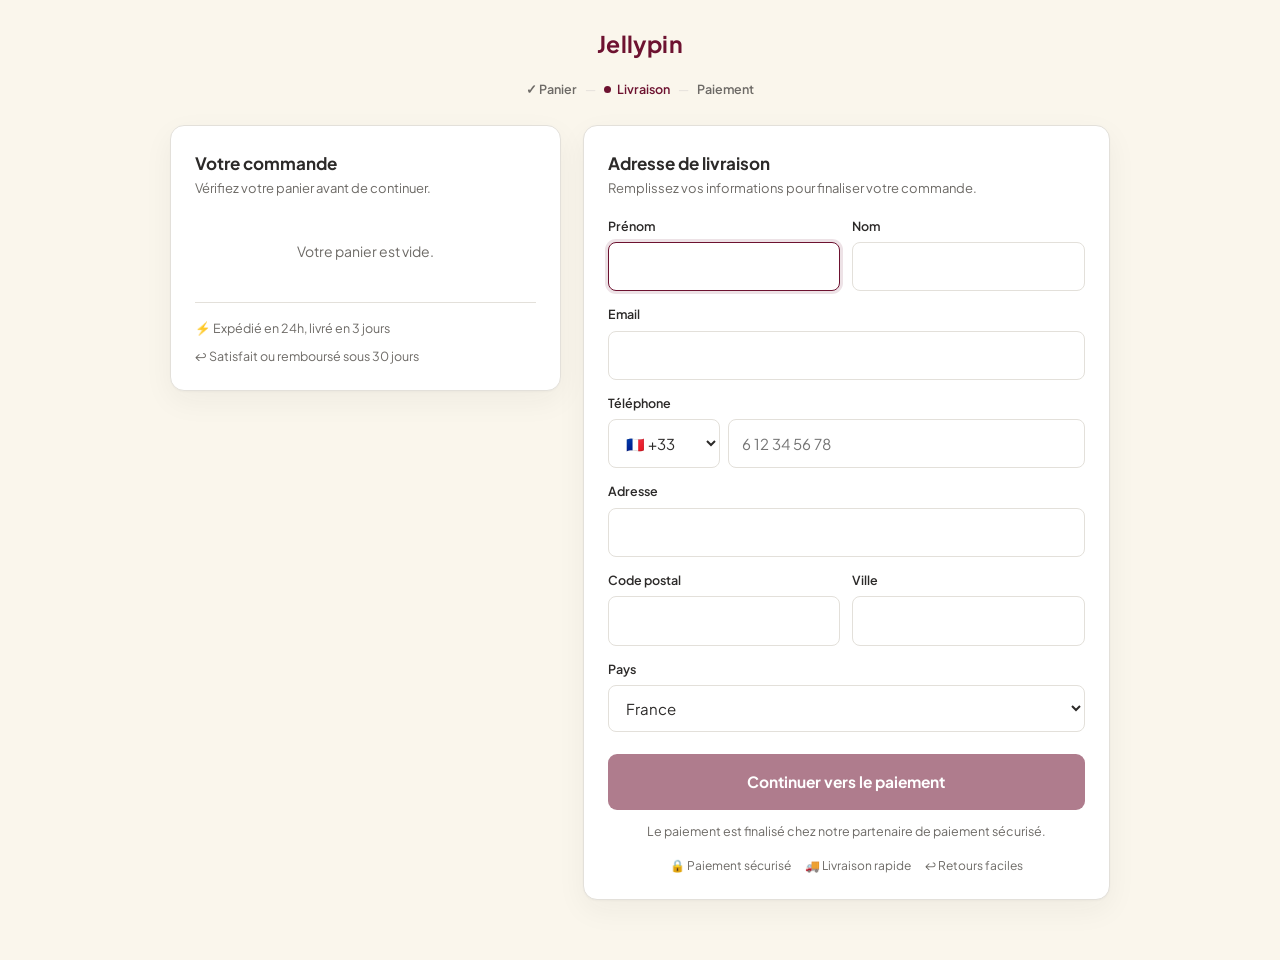
<file: shipping.html>
<!DOCTYPE html>
<html lang="fr">
<head>
<meta charset="utf-8">
<meta name="viewport" content="width=device-width, initial-scale=1">
<title>Livraison — Jellypin</title>
<meta name="robots" content="noindex">
<link rel="preconnect" href="https://fonts.googleapis.com">
<link rel="preconnect" href="https://fonts.gstatic.com" crossorigin>
<link href="https://fonts.googleapis.com/css2?family=Plus+Jakarta+Sans:wght@400;500;600;700&display=swap" rel="stylesheet">
<link rel="stylesheet" href="styles.css">
<!-- Statcounter -->
<script type="text/javascript">var sc_project=13353586;var sc_invisible=1;var sc_security="6846dd3d";</script>
<script type="text/javascript" src="https://www.statcounter.com/counter/counter.js" async></script>
<style>
  body{background:var(--cream-light)}

  .ship{max-width:980px;margin:0 auto;padding:26px 20px 60px}

  .ship__logo{display:block;text-align:center;margin-bottom:18px}
  .ship__logo span{font-family:"Plus Jakarta Sans",sans-serif;font-weight:700;font-size:23px;letter-spacing:.02em;color:var(--burgundy)}

  /* Fil d'ariane ------------------------------------------------------- */
  .ship__steps{display:flex;align-items:center;justify-content:center;gap:8px;margin-bottom:26px;font-size:12.5px;font-weight:600;color:var(--grey)}
  .ship__steps span{display:flex;align-items:center;gap:6px}
  .ship__steps .is-active{color:var(--burgundy)}
  .ship__steps .dot{width:7px;height:7px;border-radius:50%;background:var(--line)}
  .ship__steps .is-active .dot{background:var(--burgundy)}
  .ship__steps .sep{color:var(--line);font-weight:400}

  /* Grille -------------------------------------------------------------- */
  .ship__grid{display:grid;grid-template-columns:1fr;gap:18px;align-items:start}
  @media (min-width:860px){.ship__grid{grid-template-columns:1fr 1.35fr;gap:22px}}

  .ship__card{
    background:#fff;border:1px solid var(--line);border-radius:14px;padding:24px;
    box-shadow:0 1px 2px rgba(44,42,41,.03), 0 10px 30px rgba(44,42,41,.05);
  }
  @media (min-width:860px){.ship__card--recap{position:sticky;top:20px}}

  .ship__title{font-size:17px;font-weight:700;margin-bottom:2px;display:flex;align-items:center;gap:8px}
  .ship__sub{color:var(--grey);font-size:13px;margin-bottom:18px}

  /* Recap panier ---------------------------------------------------------- */
  .ship__badge{
    display:inline-flex;align-items:center;gap:5px;background:var(--cream);color:var(--burgundy);
    font-size:11.5px;font-weight:700;padding:3px 10px;border-radius:99px;margin-left:auto;
  }
  .ship__items{display:flex;flex-direction:column;gap:0;margin:16px 0 0}
  .ship__item{display:flex;gap:12px;align-items:center;padding:12px 0;border-bottom:1px solid var(--line)}
  .ship__item:first-child{padding-top:0}
  .ship__item img{width:56px;height:56px;object-fit:cover;border-radius:9px;border:1px solid var(--line);background:var(--cream-light);flex-shrink:0}
  .ship__item-info{flex:1;min-width:0}
  .ship__item-name{font-size:13.5px;font-weight:600;line-height:1.3;margin-bottom:2px}
  .ship__item-meta{font-size:12px;color:var(--grey)}
  .ship__item-price{font-size:13.5px;font-weight:700;white-space:nowrap}

  .ship__lines{margin-top:14px;display:flex;flex-direction:column;gap:8px;font-size:13.5px}
  .ship__line{display:flex;justify-content:space-between;color:var(--grey)}
  .ship__line strong{color:var(--ink);font-weight:600}

  .ship__totalrow{
    display:flex;justify-content:space-between;align-items:center;margin-top:14px;
    padding:14px 16px;border-radius:10px;background:var(--burgundy);color:#fff;
  }
  .ship__totalrow span{font-size:13px;opacity:.85}
  .ship__totalrow strong{font-size:19px;font-weight:700}
  .ship__empty{font-size:14px;color:var(--grey);text-align:center;padding:24px 0}

  .ship__perks{display:flex;flex-direction:column;gap:8px;margin-top:16px;padding-top:16px;border-top:1px solid var(--line)}
  .ship__perk{display:flex;align-items:center;gap:8px;font-size:12.5px;color:var(--grey)}

  /* Formulaire -------------------------------------------------------- */
  .ship__row{display:grid;grid-template-columns:1fr 1fr;gap:12px}
  .ship__field{display:flex;flex-direction:column;gap:6px;margin-bottom:14px}
  .ship__field label{font-size:12.5px;font-weight:600;color:var(--ink)}
  .ship__field input,.ship__field select{
    font:inherit;font-size:15px;padding:12px 13px;border:1px solid var(--line);
    border-radius:8px;background:#fff;color:var(--ink);width:100%;
    transition:border-color .15s,box-shadow .15s;
  }
  .ship__field input:focus,.ship__field select:focus{
    outline:none;border-color:var(--burgundy);box-shadow:0 0 0 3px rgba(109,18,48,.12);
  }
  .ship__phone{display:grid;grid-template-columns:112px 1fr;gap:8px}

  .ship__submit{
    width:100%;margin-top:8px;padding:16px 20px;background:var(--burgundy);color:#fff;
    border:0;border-radius:9px;font-size:15.5px;font-weight:700;cursor:pointer;
    transition:transform .12s,box-shadow .12s,opacity .15s;
    box-shadow:0 8px 20px rgba(109,18,48,.25);
  }
  .ship__submit:hover{transform:translateY(-1px);box-shadow:0 10px 24px rgba(109,18,48,.32)}
  .ship__submit:active{transform:translateY(0)}
  .ship__submit:disabled{opacity:.55;cursor:default;transform:none;box-shadow:none}

  .ship__trust{display:flex;flex-wrap:wrap;justify-content:center;gap:14px;margin-top:16px}
  .ship__trust span{display:flex;align-items:center;gap:6px;font-size:12px;color:var(--grey)}

  /* Annonce du partenaire de paiement : prevenir du changement de site
     reduit l'abandon davantage que le masquer. */
  .ship__note{
    margin:12px 0 0;text-align:center;font-size:12.5px;line-height:1.5;color:var(--grey);
  }

  /* Transition de marque avant la redirection ------------------------- */
  .ship__redirect{
    position:fixed;inset:0;z-index:999;
    display:none;flex-direction:column;align-items:center;justify-content:center;gap:18px;
    background:var(--cream-light);
  }
  .ship__redirect.is-on{display:flex}
  .ship__redirect-logo{
    font-family:"Plus Jakarta Sans",sans-serif;font-weight:700;font-size:27px;
    letter-spacing:.02em;color:var(--burgundy);
  }
  .ship__redirect-text{margin:0;font-size:14.5px;color:var(--grey)}
  .ship__spinner{
    width:30px;height:30px;border-radius:50%;
    border:3px solid var(--line);border-top-color:var(--burgundy);
    animation:ship-spin .8s linear infinite;
  }
  @keyframes ship-spin{to{transform:rotate(360deg)}}
  @media (prefers-reduced-motion:reduce){ .ship__spinner{animation-duration:2.4s} }

  .ship__error{display:none;color:#c0392b;font-size:13px;margin-top:-6px;margin-bottom:14px}
  .ship__error.visible{display:block}

  .ship__divider{height:1px;background:var(--line);margin:20px 0}
</style>
</head>
<body>

<div class="ship">
  <a class="ship__logo" href="index.html"><span>Jellypin</span></a>

  <div class="ship__steps">
    <span>✓ Panier</span>
    <span class="sep">—</span>
    <span class="is-active"><span class="dot"></span> Livraison</span>
    <span class="sep">—</span>
    <span>Paiement</span>
  </div>

  <div class="ship__grid">
    <div class="ship__card ship__card--recap">
      <p class="ship__title">Votre commande <span class="ship__badge" id="ship-badge" hidden>🚚 Livraison offerte</span></p>
      <p class="ship__sub">Vérifiez votre panier avant de continuer.</p>

      <div class="ship__items" id="ship-items"></div>
      <p class="ship__empty" id="ship-empty" hidden>Votre panier est vide.</p>

      <div class="ship__totalrow" id="ship-total" hidden>
        <span>Total à payer</span>
        <strong id="ship-total-amount"></strong>
      </div>

      <div class="ship__perks">
        <div class="ship__perk">⚡ Expédié en 24h, livré en 3 jours</div>
        <div class="ship__perk">↩️ Satisfait ou remboursé sous 30 jours</div>
      </div>
    </div>

    <div class="ship__card">
      <p class="ship__title">Adresse de livraison</p>
      <p class="ship__sub">Remplissez vos informations pour finaliser votre commande.</p>

      <form id="shipping-form" novalidate autocomplete="on">
        <div class="ship__row">
          <div class="ship__field">
            <label for="f-first">Prénom</label>
            <input id="f-first" name="firstName" type="text" autocomplete="given-name" required autofocus>
          </div>
          <div class="ship__field">
            <label for="f-last">Nom</label>
            <input id="f-last" name="lastName" type="text" autocomplete="family-name" required>
          </div>
        </div>

        <div class="ship__field">
          <label for="f-email">Email</label>
          <input id="f-email" name="email" type="email" autocomplete="email" required>
        </div>

        <div class="ship__field">
          <label for="f-phone">Téléphone</label>
          <div class="ship__phone">
            <select id="f-phone-prefix" aria-label="Indicatif pays">
              <option value="+33" selected>🇫🇷 +33</option>
              <option value="+32">🇧🇪 +32</option>
              <option value="+41">🇨🇭 +41</option>
              <option value="+352">🇱🇺 +352</option>
              <option value="+1">🇨🇦 +1</option>
              <option value="+44">🇬🇧 +44</option>
              <option value="+49">🇩🇪 +49</option>
              <option value="+34">🇪🇸 +34</option>
              <option value="+39">🇮🇹 +39</option>
              <option value="+351">🇵🇹 +351</option>
            </select>
            <input id="f-phone" name="phone" type="tel" autocomplete="tel-national" placeholder="6 12 34 56 78" required>
          </div>
        </div>

        <div class="ship__field">
          <label for="f-address">Adresse</label>
          <input id="f-address" name="address" type="text" autocomplete="address-line1" required>
        </div>

        <div class="ship__row">
          <div class="ship__field">
            <label for="f-zip">Code postal</label>
            <input id="f-zip" name="zip" type="text" autocomplete="postal-code" required>
          </div>
          <div class="ship__field">
            <label for="f-city">Ville</label>
            <input id="f-city" name="city" type="text" autocomplete="address-level2" required>
          </div>
        </div>

        <div class="ship__field">
          <label for="f-country">Pays</label>
          <select id="f-country" name="country" autocomplete="country-name" required>
            <option value="France" selected>France</option>
            <option value="Belgique">Belgique</option>
            <option value="Suisse">Suisse</option>
            <option value="Luxembourg">Luxembourg</option>
            <option value="Canada">Canada</option>
            <option value="Royaume-Uni">Royaume-Uni</option>
            <option value="Allemagne">Allemagne</option>
            <option value="Espagne">Espagne</option>
            <option value="Italie">Italie</option>
            <option value="Portugal">Portugal</option>
          </select>
        </div>

        <p class="ship__error" id="ship-error">Merci de compléter tous les champs.</p>

        <button class="ship__submit" type="submit" id="ship-submit">Continuer vers le paiement</button>

        <p class="ship__note">Le paiement est finalisé chez notre partenaire de paiement sécurisé.</p>

        <div class="ship__trust">
          <span>🔒 Paiement sécurisé</span>
          <span>🚚 Livraison rapide</span>
          <span>↩️ Retours faciles</span>
        </div>
      </form>
    </div>
  </div>
</div>

<!-- Transition de marque avant la redirection vers le paiement -->
<div class="ship__redirect" id="ship-redirect" role="status" aria-live="polite" aria-hidden="true">
  <span class="ship__redirect-logo">Jellypin</span>
  <span class="ship__spinner" aria-hidden="true"></span>
  <p class="ship__redirect-text">Redirection vers le paiement sécurisé…</p>
</div>

<script src="script.js"></script>
<script src="shipping.js"></script>
</body>
</html>
</file>
<file: styles.css>
﻿/* ==========================================================================
   Reproduction de la page d'accueil fr.jellypin.com
   ========================================================================== */

:root{
  --ink:#2c2a29;
  --cream:#f1deab;
  --cream-light:#faf6ec;
  --burgundy:#6d1230;
  --line:#e3e0da;
  --grey:#6d6a66;
  --max:1265px;
}

*,*::before,*::after{box-sizing:border-box}

html{-webkit-text-size-adjust:100%}

body{
  margin:0;
  font-family:"Plus Jakarta Sans",Arial,Helvetica,sans-serif;
  font-size:16px;
  line-height:1.55;
  color:var(--ink);
  background:#fff;
  overflow-x:hidden;
}

img{display:block;max-width:100%}
[hidden]{display:none!important}
a{color:inherit;text-decoration:none}
button{font:inherit;color:inherit;background:none;border:0;cursor:pointer}
h1,h2,h3,p{margin:0}

.container{width:100%;max-width:var(--max);margin:0 auto;padding:0 20px}

/* Bouton contour, style Jellypin -------------------------------------------- */
.btn{
  display:inline-block;
  padding:8px 36px;
  font-size:14px;
  font-weight:600;
  line-height:1.6;
  border:1px solid var(--ink);
  border-radius:0;
  background:transparent;
  color:var(--ink);
  transition:background-color .2s ease,color .2s ease;
}
.btn:hover{background:var(--ink);color:#fff}
.btn--light{border-color:#fff;color:#fff}
.btn--light:hover{background:#fff;color:var(--ink)}

/* ==========================================================================
   Bandeau promo
   ========================================================================== */
.promo-bar{
  background:var(--ink);
  color:#fff;
  text-align:center;
  font-size:13px;
  letter-spacing:.02em;
  padding:9px 20px;
}
.promo-bar a{text-decoration:underline;text-underline-offset:3px}

/* Fenetre d'information sur la publicite ------------------------------------
   Affichee des l'arrivee, centree, sur un fond assombri. Se ferme par le
   bouton, la croix, la touche Echap ou un clic sur le fond. Au-dessus de
   toutes les autres couches (le plus haut z-index existant est 1000). */
.ads-modal{
  position:fixed;inset:0;z-index:1100;
  display:flex;align-items:center;justify-content:center;padding:20px;
  background:rgba(44,42,41,.64);
  animation:ads-fade .22s ease-out;
}
.ads-modal__box{
  position:relative;width:100%;max-width:440px;
  padding:34px 28px 26px;background:#fff;text-align:center;
  box-shadow:0 24px 60px rgba(0,0,0,.30);
  animation:ads-pop .26s ease-out;
}
.ads-modal__icon{font-size:36px;line-height:1;margin-bottom:12px}
.ads-modal__title{margin:0 0 12px;font-size:21px;font-weight:700;line-height:1.25;color:var(--burgundy)}
.ads-modal__text{margin:0 0 24px;font-size:15px;line-height:1.6;color:var(--ink)}
.ads-modal__ok{
  display:block;width:100%;padding:14px 20px;
  font-size:16px;font-weight:600;color:#fff;background:var(--burgundy);
}
.ads-modal__ok:hover{filter:brightness(1.12)}
.ads-modal__close{
  position:absolute;top:8px;right:10px;width:38px;height:38px;
  font-size:27px;line-height:1;color:var(--grey);
}
.ads-modal__close:hover{color:var(--ink)}
.ads-modal__ok:focus-visible,.ads-modal__close:focus-visible{outline:2px solid var(--burgundy);outline-offset:2px}
@keyframes ads-fade{from{opacity:0}to{opacity:1}}
@keyframes ads-pop{from{opacity:0;transform:translateY(10px) scale(.97)}to{opacity:1;transform:none}}
@media (prefers-reduced-motion:reduce){.ads-modal,.ads-modal__box{animation:none}}

/* ==========================================================================
   En-tete
   ========================================================================== */
.header{
  position:sticky;
  top:0;
  z-index:60;
  background:#fff;
  border-bottom:1px solid var(--line);
}

.header__top{
  display:grid;
  grid-template-columns:1fr auto 1fr;
  align-items:center;
  gap:24px;
  padding:18px 20px 14px;
  max-width:var(--max);
  margin:0 auto;
}

.search{position:relative;max-width:320px;width:100%}
.search input{
  width:100%;
  padding:9px 14px 9px 38px;
  font:inherit;
  font-size:14px;
  color:var(--ink);
  background:#f5f3ef;
  border:1px solid transparent;
  border-radius:999px;
  outline:none;
}
.search input::placeholder{color:var(--grey)}
.search input:focus{border-color:var(--ink);background:#fff}
.search svg{
  position:absolute;
  left:14px;top:50%;
  width:15px;height:15px;
  transform:translateY(-50%);
  fill:var(--ink);
  pointer-events:none;
}
.search-dropdown{
  position:absolute;
  top:calc(100% + 6px);
  left:0;right:0;
  background:#fff;
  border:1px solid #e5e5e5;
  border-radius:12px;
  box-shadow:0 8px 24px rgba(0,0,0,.12);
  list-style:none;
  margin:0;padding:6px 0;
  z-index:999;
  max-height:380px;
  overflow-y:auto;
}
.search-dropdown__item{
  display:flex;
  align-items:center;
  gap:12px;
  padding:10px 14px;
  cursor:pointer;
  transition:background .15s;
}
.search-dropdown__item:hover{background:#f7f7f7;}
.search-dropdown__item img{
  width:44px;height:44px;
  object-fit:contain;border-radius:8px;
  background:#f0f0f0;flex-shrink:0;
}
.search-dropdown__item span{flex:1;font-size:14px;font-weight:500;color:var(--ink);}
.search-dropdown__item small{font-size:13px;color:#888;white-space:nowrap;}

.logo{display:block;text-align:center}
.logo__mark{
  display:inline-block;
  font-size:30px;
  font-weight:700;
  letter-spacing:.01em;
  line-height:1.1;
  color:var(--ink);
}
.logo__mark::first-letter{color:var(--burgundy)}

.header__actions{
  display:flex;
  justify-content:flex-end;
  align-items:center;
  gap:20px;
}
.header__actions a{position:relative;display:flex;align-items:center}
.header__actions svg{width:21px;height:21px;fill:none;stroke:var(--ink);stroke-width:1.5}
.cart-count{
  position:absolute;
  top:-6px;right:-8px;
  min-width:16px;height:16px;
  padding:0 4px;
  font-size:10px;
  font-weight:700;
  line-height:16px;
  text-align:center;
  color:#fff;
  background:var(--ink);
  border-radius:999px;
}

/* Navigation --------------------------------------------------------------- */
.nav{padding:0 20px 14px;max-width:var(--max);margin:0 auto}
.nav ul{
  display:flex;
  flex-wrap:wrap;
  gap:6px 26px;
  margin:0;
  padding:0;
  list-style:none;
}
.nav a{
  display:inline-block;
  padding:6px 0;
  font-size:13px;
  font-weight:600;
  letter-spacing:.06em;
  text-transform:uppercase;
  border-bottom:2px solid transparent;
}
.nav a:hover{border-bottom-color:var(--ink)}

/* ==========================================================================
   Carrousel heros
   ========================================================================== */
.hero{position:relative;overflow:hidden}
.hero__track{display:flex;transition:transform .55s cubic-bezier(.4,0,.2,1)}
.hero__slide{
  flex:0 0 100%;
  display:flex;
  min-height:704px;
}
.hero__panel{
  flex:0 0 33.333%;
  display:flex;
  flex-direction:column;
  justify-content:center;
  gap:18px;
  padding:32px 48px;
  background:var(--cream);
}
.hero__panel h2{font-size:26px;font-weight:600;line-height:1.25}
.hero__panel p{font-size:15px;line-height:1.7}
.hero__panel .btn{align-self:flex-start}
.hero__panel--dark{background:var(--burgundy);color:#fff}
.hero__media{flex:1 1 auto;overflow:hidden}
.hero__media img{width:100%;height:100%;object-fit:cover}

.hero__arrow{
  position:absolute;
  top:50%;
  z-index:5;
  display:grid;
  place-items:center;
  width:40px;height:40px;
  transform:translateY(-50%);
  background:rgba(255,255,255,.85);
  border-radius:999px;
}
.hero__arrow--prev{left:16px}
.hero__arrow--next{right:16px}
.hero__arrow svg{width:14px;height:14px;stroke:var(--ink);stroke-width:2;fill:none}

.hero__dots{
  position:absolute;
  left:0;right:0;bottom:20px;
  display:flex;
  justify-content:center;
  gap:9px;
}
.hero__dots button{
  width:9px;height:9px;
  background:rgba(44,42,41,.3);
  border-radius:999px;
}
.hero__dots button[aria-current="true"]{background:var(--ink)}

/* ==========================================================================
   Rail de produits
   ========================================================================== */
.rail{padding:56px 0}
.rail__head{
  display:flex;
  align-items:baseline;
  justify-content:space-between;
  gap:16px;
  margin-bottom:24px;
}
.rail__head h2{font-size:30px;font-weight:600}
.rail__head a{font-size:14px;text-decoration:underline;text-underline-offset:4px}

.rail__viewport{position:relative}
.rail__scroller{
  display:flex;
  gap:20px;
  overflow-x:auto;
  scroll-snap-type:x mandatory;
  scroll-behavior:smooth;
  padding-bottom:8px;
  scrollbar-width:none;
}
.rail__scroller::-webkit-scrollbar{display:none}

.card{
  flex:0 0 calc((100% - 80px)/5);
  scroll-snap-align:start;
  text-align:center;
}
.card__img{
  position:relative;
  aspect-ratio:1;
  overflow:hidden;
  background:#f7f5f1;
}
.card__img img{width:100%;height:100%;object-fit:cover;transition:transform .4s ease}
.card:hover .card__img img{transform:scale(1.04)}
.card__wish{
  position:absolute;
  top:10px;right:10px;
  display:grid;place-items:center;
  width:30px;height:30px;
  background:rgba(255,255,255,.9);
  border-radius:999px;
}
.card__wish svg{width:15px;height:15px;fill:none;stroke:var(--ink);stroke-width:1.5}
.card__name{margin-top:14px;font-size:14px;font-weight:600}
.card__price{margin-top:4px;font-size:14px;color:var(--grey)}

.rail__arrow{
  position:absolute;
  top:calc(50% - 30px);
  z-index:5;
  display:grid;place-items:center;
  width:38px;height:38px;
  transform:translateY(-50%);
  background:#fff;
  border:1px solid var(--line);
  border-radius:999px;
}
.rail__arrow--prev{left:-14px}
.rail__arrow--next{right:-14px}
.rail__arrow svg{width:13px;height:13px;stroke:var(--ink);stroke-width:2;fill:none}

/* ==========================================================================
   Trio de categories
   ========================================================================== */
.trio{padding:40px 0 64px}
.trio__grid{display:grid;grid-template-columns:repeat(3,1fr);gap:20px}
.trio__item{text-align:center}
.trio__item figure{margin:0;overflow:hidden;aspect-ratio:634/761}
.trio__item img{width:100%;height:100%;object-fit:cover;transition:transform .5s ease}
.trio__item:hover img{transform:scale(1.04)}
.trio__item figcaption{margin-top:16px;font-size:17px;font-weight:600}

/* ==========================================================================
   Bloc de marque
   ========================================================================== */
.brand{padding:24px 0 64px;text-align:center}
.brand h2{max-width:760px;margin:0 auto;font-size:30px;font-weight:600;line-height:1.3}
.brand p{max-width:820px;margin:20px auto 0;font-size:15px;line-height:1.8;color:var(--grey)}

.brand__banner{margin:44px 0 0;aspect-ratio:16/7.5;overflow:hidden}
.brand__banner img{width:100%;height:100%;object-fit:cover}

.brand__cta{margin-top:44px}
.brand__cta h2{font-size:30px;font-weight:600}
.brand__cta .btn{margin-top:22px}

/* ==========================================================================
   Grille de categories
   ========================================================================== */
.cats{padding:16px 0 72px}
.cats__grid{display:grid;grid-template-columns:repeat(5,1fr);gap:20px}
.cats__item{text-align:center}
.cats__item figure{margin:0;overflow:hidden;aspect-ratio:634/761;background:#f7f5f1}
.cats__item img{width:100%;height:100%;object-fit:cover;transition:transform .5s ease}
.cats__item:hover img{transform:scale(1.04)}
.cats__item figcaption{margin-top:14px;font-size:15px;font-weight:600}
.cats__item--last figure{display:grid;place-items:center;background:var(--cream-light)}
.cats__item--last span{font-size:17px;font-weight:600;text-decoration:underline;text-underline-offset:5px}

/* ==========================================================================
   Banniere Purrks
   ========================================================================== */
.purrks{position:relative;color:#fff;text-align:center}
.purrks__bg{position:absolute;inset:0}
.purrks__bg img{width:100%;height:100%;object-fit:cover}
.purrks__bg::after{content:"";position:absolute;inset:0;background:rgba(44,42,41,.35)}
.purrks__inner{
  position:relative;
  z-index:2;
  display:flex;
  flex-direction:column;
  align-items:center;
  gap:22px;
  padding:88px 20px;
}
.purrks__logo{width:200px;height:auto}
.purrks p{max-width:560px;font-size:17px;font-weight:600;line-height:1.6}
.purrks span{font-size:13px;font-weight:700;letter-spacing:.1em;text-transform:uppercase}

/* ==========================================================================
   Instagram
   ========================================================================== */
.insta{padding:72px 0}
.insta h2{margin-bottom:26px;font-size:30px;font-weight:600;text-align:center}
.insta__grid{display:grid;grid-template-columns:repeat(6,1fr);gap:10px}
.insta__grid figure{margin:0;aspect-ratio:1;overflow:hidden;background:#f7f5f1}
.insta__grid img{width:100%;height:100%;object-fit:cover;transition:transform .5s ease}
.insta__grid figure:hover img{transform:scale(1.06)}

/* ==========================================================================
   Newsletter
   ========================================================================== */
.newsletter{background:var(--cream-light);padding:64px 20px;text-align:center}
.newsletter h2{font-size:26px;font-weight:600}
.newsletter p{margin-top:12px;font-size:15px;color:var(--grey)}
.newsletter form{display:flex;gap:10px;justify-content:center;margin-top:26px;flex-wrap:wrap}
.newsletter input{
  width:340px;
  padding:11px 16px;
  font:inherit;font-size:14px;
  background:#fff;
  border:1px solid var(--ink);
  outline:none;
}

/* ==========================================================================
   Pied de page
   ========================================================================== */
.footer{border-top:1px solid var(--line);padding:60px 0 0;font-size:14px}
.footer h3{
  margin-bottom:16px;
  font-size:13px;
  font-weight:700;
  letter-spacing:.08em;
  text-transform:uppercase;
}
.footer ul{margin:0;padding:0;list-style:none;display:grid;gap:10px}
.footer a:hover{text-decoration:underline;text-underline-offset:3px}

.footer__cols{display:grid;grid-template-columns:repeat(4,1fr);gap:40px}

.footer__region{
  display:flex;
  flex-wrap:wrap;
  align-items:center;
  gap:12px 26px;
  margin-top:48px;
  padding-top:28px;
  border-top:1px solid var(--line);
}
.footer__region strong{font-size:13px;letter-spacing:.06em;text-transform:uppercase}

.footer__bottom{
  display:flex;
  flex-wrap:wrap;
  align-items:center;
  justify-content:space-between;
  gap:18px;
  margin-top:28px;
  padding:22px 0 40px;
  border-top:1px solid var(--line);
  color:var(--grey);
  font-size:13px;
}
.footer__social{display:flex;gap:18px}
.footer__social svg{width:19px;height:19px;fill:var(--ink)}

/* ==========================================================================
   Page categorie
   ========================================================================== */
.cat__head{padding:8px 0 26px;text-align:center}
.cat__head h1{font-size:34px;font-weight:600;letter-spacing:.04em}
.cat__intro{max-width:640px;margin:12px auto 0;font-size:15px;color:var(--grey)}

.cat__subs{
  display:flex;
  flex-wrap:wrap;
  justify-content:center;
  gap:10px 12px;
  margin-bottom:30px;
}
.cat__subs a{
  padding:8px 18px;
  font-size:13px;
  font-weight:600;
  border:1px solid var(--line);
  border-radius:999px;
  transition:border-color .2s ease,background-color .2s ease;
}
.cat__subs a:hover{border-color:var(--ink);background:var(--cream-light)}

.cat__bar{
  display:flex;
  align-items:center;
  justify-content:space-between;
  gap:16px;
  padding:14px 0;
  border-top:1px solid var(--line);
  border-bottom:1px solid var(--line);
  font-size:14px;
}
.cat__filter{font-weight:600;text-decoration:underline;text-underline-offset:4px}
.cat__bar p{color:var(--grey)}
.cat__sort{display:flex;align-items:center;gap:8px;font-weight:600}
.cat__sort select{font:inherit;font-size:14px;padding:6px 8px;border:1px solid var(--line);background:#fff}

/* Panneau de filtres ------------------------------------------------------- */
.cat__filter[aria-expanded="true"]{color:var(--burgundy)}
.cat__filters{
  margin:0 0 18px;padding:16px 18px;
  border:1px solid var(--line);background:#fff;
}
.cat__filters[hidden]{display:none}
.cat__filters-group + .cat__filters-group{margin-top:14px}
.cat__filters h3{
  margin:0 0 8px;font-size:12px;font-weight:700;letter-spacing:.06em;
  text-transform:uppercase;color:var(--grey);
}
.cat__filters-list{display:flex;flex-wrap:wrap;gap:8px}
.cat__chip{
  display:inline-flex;align-items:center;gap:7px;
  padding:7px 13px;font-size:13.5px;
  border:1px solid var(--line);background:#fff;cursor:pointer;
}
.cat__chip input{accent-color:var(--burgundy);margin:0}
.cat__chip:has(input:checked){border-color:var(--burgundy);color:var(--burgundy);font-weight:600}
.cat__filters-reset{
  margin-top:14px;font-size:13px;font-weight:600;color:var(--grey);
  text-decoration:underline;text-underline-offset:3px;
}

.cat__grid{
  display:grid;
  grid-template-columns:repeat(4,1fr);
  gap:32px 20px;
  padding:34px 0 72px;
}
.cat__grid .card{flex:none}

.card__badge{
  position:absolute;
  top:10px;left:10px;
  z-index:2;
  padding:3px 9px;
  font-size:11px;
  font-weight:700;
  letter-spacing:.04em;
  color:var(--ink);
  background:var(--cream);
}

.cat__empty{padding:40px 0 80px;text-align:center;color:var(--grey)}

/* ==========================================================================
   Fiche produit
   ========================================================================== */
.crumbs{padding:22px 0;font-size:13px;color:var(--grey)}
.crumbs a:hover{text-decoration:underline;text-underline-offset:3px}
.crumbs span{color:var(--ink)}

.pdp{display:grid;grid-template-columns:1.15fr 1fr;gap:48px;align-items:start}

.pdp__gallery{display:grid;grid-template-columns:80px 1fr;gap:14px}
.pdp__thumbs{display:grid;gap:10px;align-content:start}
.pdp__thumbs button{padding:0;border:1px solid transparent;background:#f7f5f1;aspect-ratio:1;overflow:hidden}
.pdp__thumbs button[aria-current="true"]{border-color:var(--ink)}
.pdp__thumbs img{width:100%;height:100%;object-fit:cover}
.pdp__main{background:#f7f5f1;aspect-ratio:1;overflow:hidden}
.pdp__main img{width:100%;height:100%;object-fit:cover}

.pdp__info h1{font-size:30px;font-weight:600;line-height:1.25}
.pdp__price{margin-top:10px;font-size:22px;font-weight:600}

.pdp__rating{display:flex;align-items:center;gap:8px;margin-top:10px;font-size:14px;color:var(--grey)}
.stars{color:#f0a500;letter-spacing:1px}
.pdp__rating a{text-decoration:underline;text-underline-offset:3px}

.pdp__sizelink{
  margin-top:18px;
  font-size:14px;
  font-weight:600;
  text-decoration:underline;
  text-underline-offset:4px;
}

.pdp__dims{display:grid;gap:8px;margin:20px 0 0;font-size:14px}
.pdp__dims div{display:flex;gap:10px}
.pdp__dims dt{font-weight:600;min-width:96px}
.pdp__dims dd{margin:0;color:var(--grey)}

.pdp__wish{width:100%;margin-top:26px;padding:14px 36px;font-size:18px;font-weight:500;background:#fff}

.btn-cart{
  display:block;
  width:100%;
  margin-top:12px;
  padding:14px 36px;
  font-size:18px;
  font-weight:500;
  color:var(--ink);
  background:#33cee5;
  border:0;
  border-radius:0;
  transition:filter .2s ease;
}
.btn-cart:hover{filter:brightness(.93)}
.btn-cart:disabled{background:#e6e3dd;color:var(--grey);cursor:not-allowed;filter:none}

.pdp__added{margin-top:12px;font-size:14px;font-weight:600;color:#8a6d1f}

/* Barre d'achat collante (mobile) ------------------------------------------
   Sur telephone le bouton d'achat passe sous la ligne de flottaison : cette
   barre le remet a portee de pouce des qu'il sort de l'ecran. */
.buybar{
  position:fixed;left:0;right:0;bottom:0;z-index:60;
  display:none;align-items:center;gap:12px;
  padding:10px 14px calc(10px + env(safe-area-inset-bottom));
  background:#fff;border-top:1px solid var(--line);
  box-shadow:0 -6px 18px rgba(0,0,0,.10);
  transform:translateY(100%);transition:transform .22s ease;
}
.buybar.is-visible{transform:translateY(0)}
.buybar__info{min-width:0;flex:1}
.buybar__name{
  margin:0;font-size:13px;line-height:1.2;color:var(--grey);
  overflow:hidden;text-overflow:ellipsis;white-space:nowrap;
}
.buybar__price{margin:2px 0 0;font-size:17px;font-weight:600;line-height:1.1}
.buybar__btn{
  flex:0 0 auto;padding:13px 26px;font-size:16px;font-weight:600;
  color:var(--ink);background:#33cee5;border:0;
}
.buybar__btn:active{filter:brightness(.93)}
@media (max-width:767px){ .buybar{display:flex} }

/* Accordeons --------------------------------------------------------------- */
.acc{margin-top:34px;border-top:1px solid var(--line)}
.acc__item{border-bottom:1px solid var(--line)}
.acc__item summary{
  padding:16px 0;
  font-size:13px;
  font-weight:700;
  letter-spacing:.08em;
  text-transform:uppercase;
  cursor:pointer;
  list-style:none;
}
.acc__item summary::-webkit-details-marker{display:none}
.acc__item summary::after{content:"+";float:right;font-size:18px;font-weight:400}
.acc__item[open] summary::after{content:"\2013"}
.acc__body{padding:0 0 20px;font-size:15px;line-height:1.8;color:var(--grey)  overflow-x:hidden;
}
.acc__body p+p{margin-top:14px}

/* Avis --------------------------------------------------------------------- */
.reviews{margin-top:72px;padding-top:36px;border-top:1px solid var(--line)}
.reviews__head{display:flex;flex-wrap:wrap;align-items:center;gap:18px}
.reviews__head h2{font-size:22px;font-weight:600;letter-spacing:.06em}
.reviews__head p{display:flex;align-items:center;gap:8px;font-size:14px;color:var(--grey)}
.reviews__head .btn{margin-left:auto}
.reviews__note{margin-top:16px;max-width:760px;font-size:13px;line-height:1.7;color:var(--grey)}
.reviews__list{display:grid;grid-template-columns:repeat(2,1fr);gap:28px;margin-top:30px}
.review h3{font-size:16px;font-weight:600}
.review .stars{margin-top:4px;font-size:14px}
.review__meta{margin:6px 0 8px;font-size:13px;color:var(--grey)}
.review p:last-child{font-size:15px;line-height:1.7}

/* ==========================================================================
   Adaptatif
   ========================================================================== */
@media (max-width:1100px){
  .card{flex-basis:calc((100% - 60px)/4)}
  .cats__grid{grid-template-columns:repeat(3,1fr)}
  .insta__grid{grid-template-columns:repeat(4,1fr)}
  .cat__grid{grid-template-columns:repeat(3,1fr)}
}

@media (max-width:900px){
  .header__top{grid-template-columns:1fr auto 1fr;gap:12px}
  .search{max-width:200px}
  .logo__mark{font-size:24px}
  .nav ul{gap:4px 18px}
  .nav a{font-size:12px}
  .hero__slide{flex-direction:column;min-height:0}
  .hero__panel{flex:0 0 auto;padding:32px 24px;order:2}
  .hero__media{aspect-ratio:4/3}
  .card{flex-basis:calc((100% - 40px)/3)}
  .trio__grid{grid-template-columns:1fr}
  .footer__cols{grid-template-columns:repeat(2,1fr)}
  .pdp{grid-template-columns:1fr;gap:32px}
  .reviews__list{grid-template-columns:1fr}
}

.search-toggle{
  display:none;
  background:none;border:none;cursor:pointer;padding:4px;
  color:var(--ink);
}
.search-toggle svg{width:22px;height:22px;fill:var(--ink);display:block;}
.search-overlay{
  display:none;
  position:fixed;top:0;left:0;right:0;
  background:#fff;
  padding:14px 16px;
  z-index:1000;
  box-shadow:0 4px 16px rgba(0,0,0,.12);
  align-items:center;gap:10px;
}
.search-overlay.open{display:flex;}
.search-overlay input{
  flex:1;border:1.5px solid #ddd;border-radius:50px;
  padding:10px 18px;font-size:16px;outline:none;
}
.search-overlay input:focus{border-color:var(--ink);}
.search-overlay__close{
  background:none;border:none;font-size:24px;cursor:pointer;color:#888;padding:0 4px;
}
.search-overlay .search-dropdown{
  position:fixed;top:62px;left:0;right:0;border-radius:0;border-left:none;border-right:none;
}

@media (max-width:640px){
  .header__top{grid-template-columns:1fr auto auto;padding:14px 16px 10px}
  .search{display:none}
  .search-toggle{display:flex;align-items:center;}
  .nav{overflow-x:auto}
  .nav ul{flex-wrap:nowrap}
  .nav a{white-space:nowrap}
  .rail__head h2,.brand h2,.brand__cta h2,.insta h2{font-size:24px}
  .card{flex-basis:calc((100% - 20px)/2)}
  .cats__grid{grid-template-columns:repeat(2,1fr)}
  .insta__grid{grid-template-columns:repeat(3,1fr)}
  .cat__grid{grid-template-columns:repeat(2,1fr);gap:24px 14px}
  .cat__head h1{font-size:26px}
  .cat__bar{flex-wrap:wrap;gap:10px}
  .rail__arrow{display:none}
  .newsletter input{width:100%}
  .pdp__gallery{grid-template-columns:1fr}
  .pdp__thumbs{grid-auto-flow:column;grid-auto-columns:64px;overflow-x:auto;order:2}
  .pdp__info h1{font-size:24px}
}

/* ==========================================================================
   Tiroir panier / paiement
   ========================================================================== */
.drawer-overlay{display:none;position:fixed;inset:0;background:rgba(0,0,0,.45);z-index:900}
.drawer-overlay.open{display:block}
.drawer{
  position:fixed;top:0;right:0;width:min(420px,100vw);height:100vh;
  background:#fff;z-index:901;
  display:flex;flex-direction:column;padding:24px 20px;gap:16px;
  transform:translateX(100%);transition:transform .3s cubic-bezier(.4,0,.2,1);
  overflow-y:auto;box-shadow:-4px 0 24px rgba(0,0,0,.12)
}
.drawer.open{transform:none}
.drawer__head{display:flex;justify-content:space-between;align-items:center}
.drawer__head h2{font-size:22px;font-weight:800;margin:0}
.drawer__close{font-size:24px;line-height:1;padding:4px 8px;border-radius:2px}
.drawer__close:hover{background:var(--cream)}

.drawer__items{display:flex;flex-direction:column;gap:16px}
.drawer__item{display:flex;gap:16px;padding-bottom:16px;border-bottom:1px solid var(--line)}
.drawer__item img{width:84px;height:84px;object-fit:contain;background:var(--cream-light);flex-shrink:0}
.drawer__item-info{flex:1;display:flex;flex-direction:column;gap:6px;min-width:0}
.drawer__item-name{font-size:16px;font-weight:600}
.drawer__item-price{font-size:20px;font-weight:800}
.drawer__qty{display:flex;align-items:center;gap:10px;margin-top:2px}
.drawer__qty-btn{
  width:26px;height:26px;border:1px solid var(--line);
  font-size:16px;line-height:1;display:flex;align-items:center;justify-content:center
}
.drawer__qty-btn:hover{border-color:var(--burgundy)}
.drawer__qty span{min-width:16px;text-align:center;font-weight:700}
.drawer__remove{align-self:flex-start;font-size:13px;text-decoration:underline;color:var(--grey)}
.drawer__remove:hover{color:var(--burgundy)}
.drawer__empty{color:var(--grey);font-size:14px;padding:12px 0}

.drawer__shipping{
  background:var(--cream);padding:10px 14px;
  font-size:13px;font-weight:700;border-radius:2px
}

.drawer__spacer{flex:1}

.drawer__total{
  display:flex;justify-content:space-between;align-items:center;
  font-size:16px;font-weight:700;padding-top:12px;border-top:1px solid var(--line)
}
.drawer__promo{
  background:var(--cream);color:var(--burgundy);
  font-size:13px;font-weight:600;padding:8px 12px;margin:0
}
.drawer__checkout{
  display:block;width:100%;text-align:center;
  background:var(--ink);color:#fff;padding:16px;
  font-size:16px;font-weight:600;border:0;border-radius:0
}
.drawer__checkout:hover{background:var(--burgundy)}

/* --- Modale guide des tailles ------------------------------------------- */
.sizeguide-overlay{
  position:fixed;inset:0;z-index:60;
  background:rgba(0,0,0,.45);
  opacity:0;visibility:hidden;transition:opacity .2s ease,visibility .2s ease;
}
.sizeguide-overlay.open{opacity:1;visibility:visible}
.sizeguide{
  position:fixed;z-index:61;
  top:50%;left:50%;transform:translate(-50%,-46%) scale(.98);
  width:min(560px,calc(100vw - 32px));
  max-height:min(80vh,720px);
  display:flex;flex-direction:column;
  background:#fff;
  opacity:0;visibility:hidden;
  transition:opacity .2s ease,visibility .2s ease,transform .2s ease;
}
.sizeguide.open{opacity:1;visibility:visible;transform:translate(-50%,-50%) scale(1)}
.sizeguide__head{
  display:flex;align-items:center;justify-content:space-between;
  gap:16px;padding:20px 24px;border-bottom:1px solid var(--line);
}
.sizeguide__head h2{margin:0;font-size:18px;letter-spacing:.02em}
.sizeguide__close{
  border:0;background:none;font-size:28px;line-height:1;
  padding:0 4px;cursor:pointer;color:var(--ink);
}
.sizeguide__body{padding:20px 24px 24px;overflow-y:auto}
.sizeguide__body>p{margin:0 0 16px;font-size:14px;line-height:1.6}
.sizeguide__table{width:100%;border-collapse:collapse;font-size:14px}
.sizeguide__table th,.sizeguide__table td{
  text-align:left;padding:10px 12px;border-bottom:1px solid var(--line);
}
.sizeguide__table th{
  background:var(--cream-light);font-weight:600;
  font-size:12px;text-transform:uppercase;letter-spacing:.06em;
}
.sizeguide__table td:first-child{font-weight:600}
.sizeguide__note{margin:16px 0 0;font-size:13px;color:#666;line-height:1.6}
.pdp__sizelink{cursor:pointer}

/* Mention de prix d'appel sur une tuile de categorie */
/* --- Bannière Jellypin Mystère ------------------------------------------ */
.mystere-banner{
  display:flex;
  align-items:center;
  background:#1a0a2e;
  color:#fff;
  text-decoration:none;
  overflow:hidden;
  min-height:180px;
}
.mystere-banner__img{
  position:relative;
  flex:0 0 220px;
  height:220px;
  overflow:hidden;
}
.mystere-banner__collage{
  display:grid;
  grid-template-columns:1fr 1fr;
  grid-template-rows:1fr 1fr;
  width:100%;
  height:100%;
}
.mystere-banner__img img{
  width:100%;
  height:100%;
  object-fit:contain;
  background:#1a0a2e;
}
.mystere-banner__qmark{
  position:absolute;
  top:50%;
  left:50%;
  transform:translate(-50%,-50%);
  font-size:100px;
  font-weight:900;
  color:#fff;
  text-shadow:0 4px 20px rgba(0,0,0,.6);
  line-height:1;
  pointer-events:none;
  user-select:none;
}
.mystere-banner__body{
  flex:1;
  padding:24px 32px;
}
.mystere-banner__label{
  font-size:11px;
  letter-spacing:.12em;
  text-transform:uppercase;
  color:#c9a0ff;
  margin:0 0 6px;
}
.mystere-banner__title{
  font-size:clamp(22px,4vw,36px);
  font-weight:800;
  margin:0 0 8px;
  line-height:1.1;
}
.mystere-banner__sub{
  font-size:14px;
  color:rgba(255,255,255,.75);
  margin:0 0 16px;
  max-width:420px;
}
.mystere-banner__cta{
  display:inline-block;
  background:#7c3aed;
  color:#fff;
  padding:10px 22px;
  border-radius:50px;
  font-size:15px;
  font-weight:700;
  transition:background .2s;
}
.mystere-banner:hover .mystere-banner__cta{background:#6d28d9;}
@media(max-width:600px){
  .mystere-banner{flex-direction:column;}
  .mystere-banner__img{flex:none;width:100%;height:180px;}
  .mystere-banner__body{padding:20px 16px;}
}

.trio__from{
  display:block;
  margin-top:4px;
  font-size:13px;
  font-weight:600;
  letter-spacing:.04em;
  text-transform:uppercase;
  color:var(--burgundy);
}
</file>
